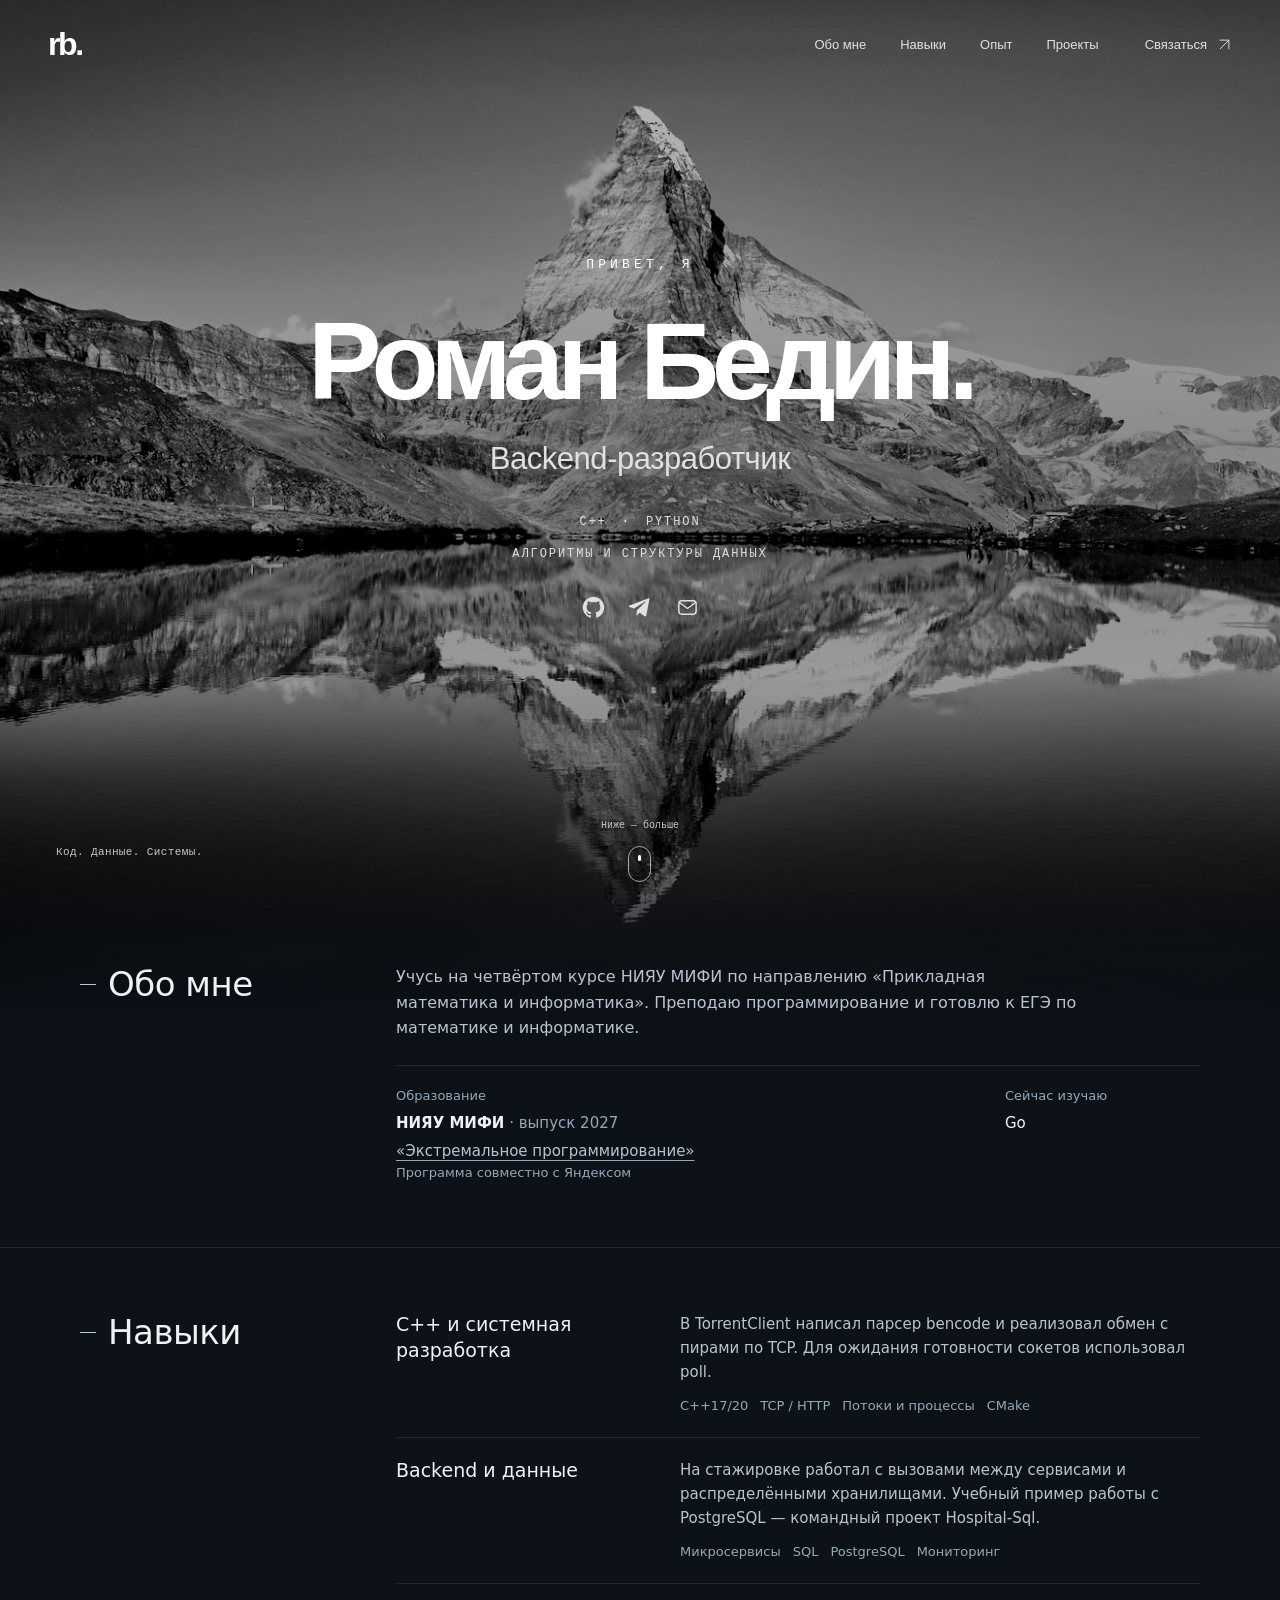
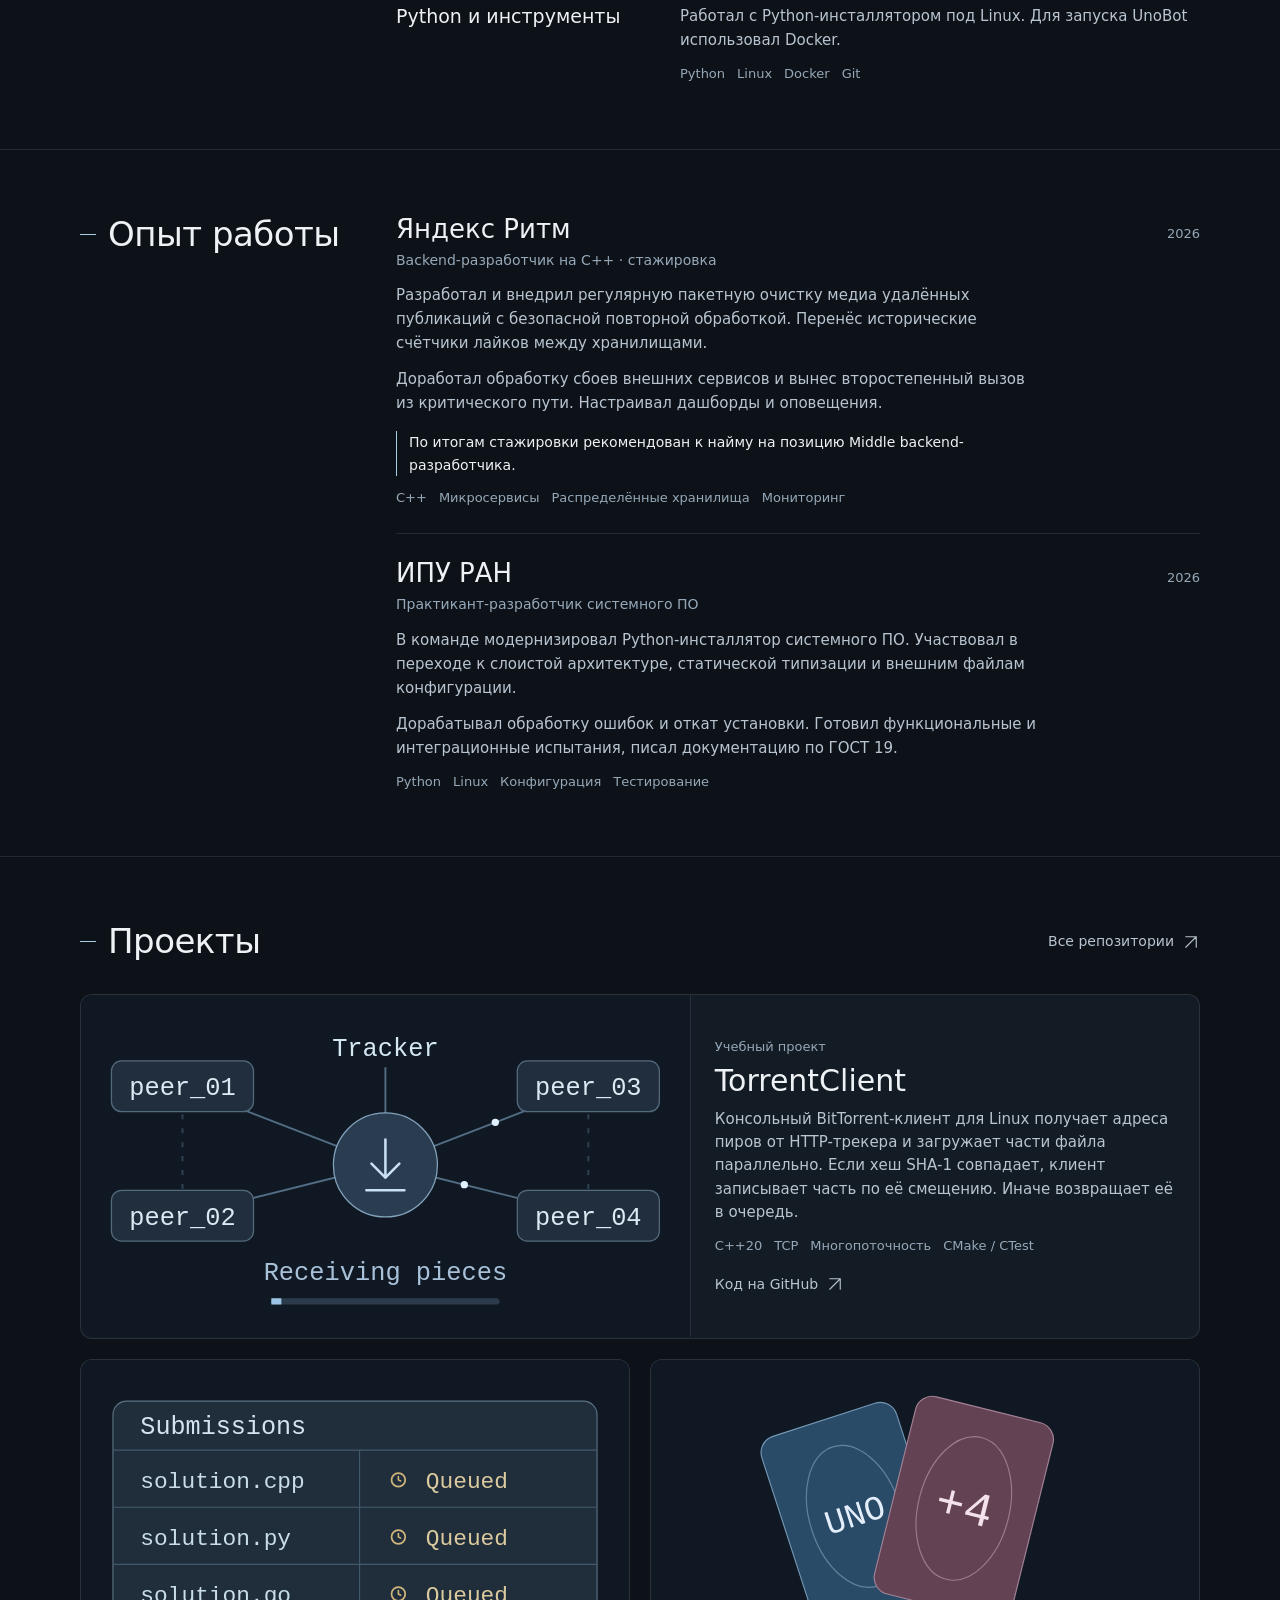
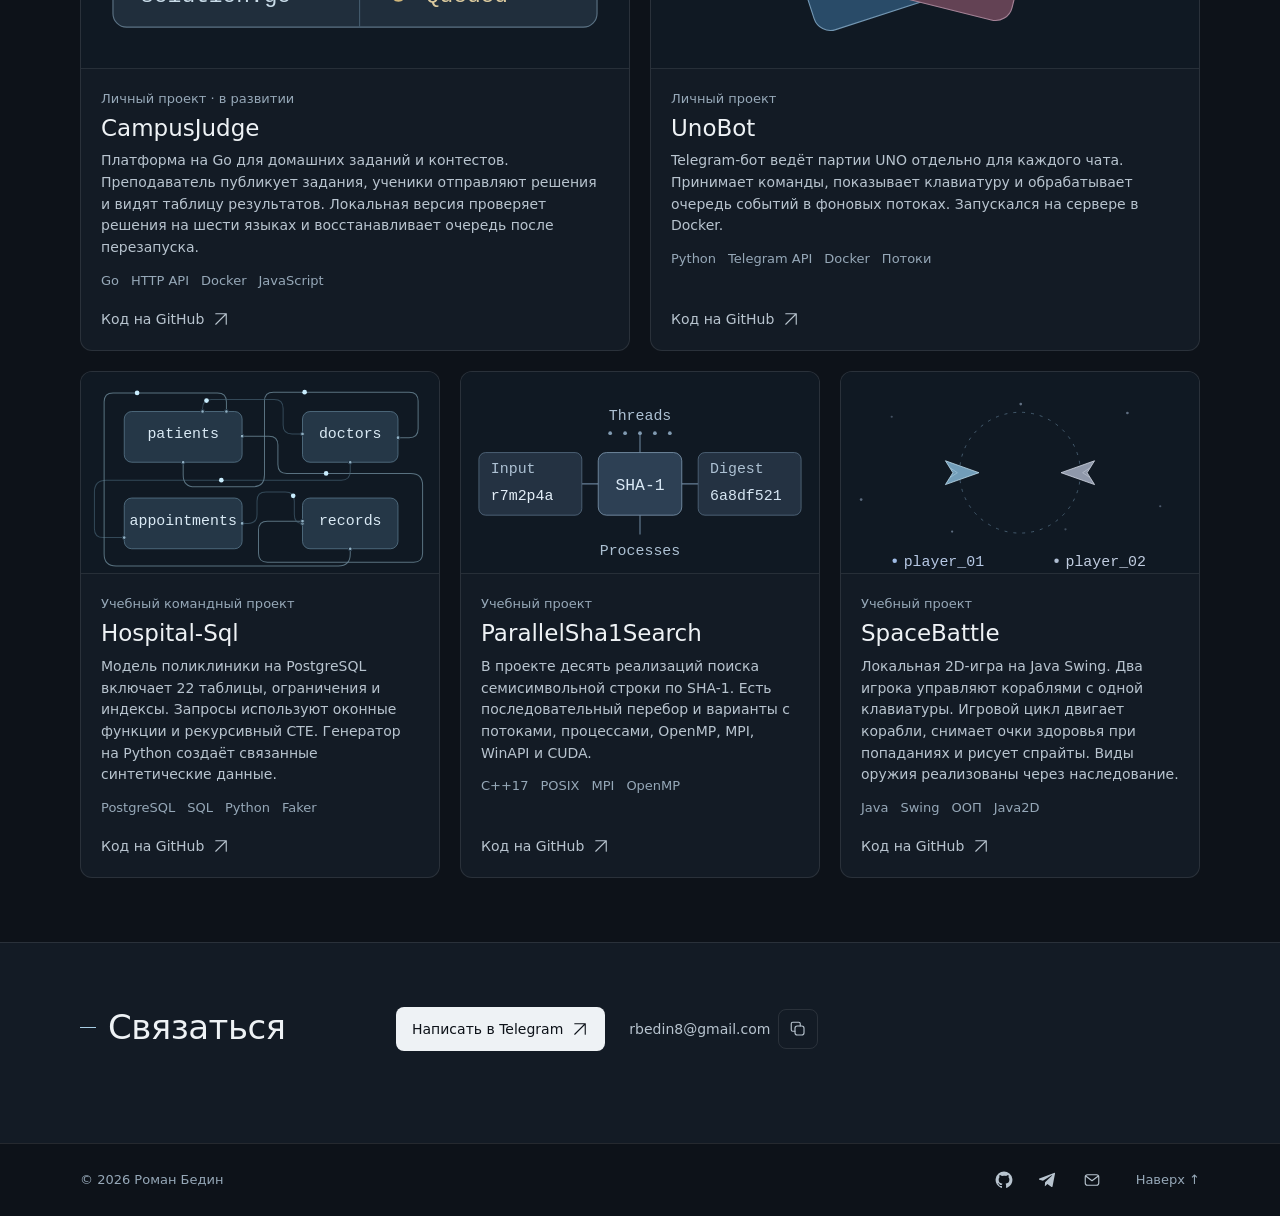
<file: index.html>
<!doctype html>
<html lang="ru">
  <head>
    <meta charset="utf-8" />
    <meta name="viewport" content="width=device-width, initial-scale=1" />
    <meta name="theme-color" content="#0d1219" />
    <meta name="description" content="Роман Бедин — backend-разработчик. Опыт в Яндекс Ритме, системное программирование и проекты на C++, Go и Python." />
    <title>Роман Бедин — Backend-разработчик</title>
    <link rel="icon" type="image/svg+xml" href="./assets/favicon.svg" />
    <link rel="preload" as="image" href="./assets/images/matterhorn-reflection.jpg" />
    <link rel="stylesheet" href="./styles.css?v=unslop-9" />
    <script type="module" src="./app.js?v=unslop-2"></script>
  </head>
  <body>
    <a class="skip-link" href="#about">Перейти к содержанию</a>
    <svg class="icon-library" xmlns="http://www.w3.org/2000/svg" aria-hidden="true">
      <symbol id="icon-arrow" viewBox="0 0 24 24"><path d="M5 19 19 5M5 5h14v14" /></symbol>
      <symbol id="icon-github" viewBox="0 0 24 24"><path fill="currentColor" stroke="none" d="M12 .8a11.2 11.2 0 0 0-3.54 21.83c.56.1.76-.24.76-.54v-2.1c-3.12.68-3.78-1.32-3.78-1.32-.51-1.3-1.25-1.65-1.25-1.65-1.02-.7.08-.68.08-.68 1.13.08 1.73 1.16 1.73 1.16 1 1.71 2.63 1.22 3.27.94.1-.73.39-1.22.71-1.5-2.49-.28-5.11-1.25-5.11-5.54 0-1.22.44-2.22 1.15-3-.12-.28-.5-1.42.11-2.96 0 0 .94-.3 3.08 1.15A10.7 10.7 0 0 1 12 6.2c.95 0 1.9.13 2.8.38 2.14-1.45 3.08-1.15 3.08-1.15.61 1.54.23 2.68.11 2.96.72.78 1.15 1.78 1.15 3 0 4.3-2.62 5.25-5.12 5.53.4.35.76 1.03.76 2.08v3.09c0 .3.2.65.77.54A11.2 11.2 0 0 0 12 .8Z" /></symbol>
      <symbol id="icon-telegram" viewBox="0 0 24 24"><path fill="currentColor" stroke="none" d="m21.4 3.2-3.3 17c-.25 1.2-.92 1.5-1.86.93l-5.04-3.72-2.43 2.34c-.27.27-.5.5-1.02.5l.36-5.13L17.45 6c.4-.36-.08-.56-.62-.2L5.3 13.1.35 11.55c-1.08-.34-1.1-1.08.23-1.6L19.9 2.5c.9-.33 1.7.2 1.5.7Z" /></symbol>
      <symbol id="icon-mail" viewBox="0 0 24 24"><rect x="3" y="5" width="18" height="14" rx="3" /><path d="m4 7 8 6 8-6" /></symbol>
      <symbol id="icon-copy" viewBox="0 0 24 24"><rect x="8" y="8" width="12" height="12" rx="3" /><path d="M15 8V5a2 2 0 0 0-2-2H5a2 2 0 0 0-2 2v8a2 2 0 0 0 2 2h3" /></symbol>
      <symbol id="icon-check" viewBox="0 0 24 24"><path d="m5 12 4 4L19 6" /></symbol>
    </svg>

    <header class="site-header">
      <div class="header-inner">
        <a class="wordmark" href="#home" aria-label="Роман Бедин — на главную">rb<span>.</span></a>
        <button class="menu-toggle" type="button" aria-expanded="false" aria-controls="site-nav" aria-label="Открыть меню"><span></span><span></span></button>
        <nav id="site-nav" class="site-nav" aria-label="Основная навигация">
          <a href="#about">Обо мне</a>
          <a href="#expertise">Навыки</a>
          <a href="#experience">Опыт</a>
          <a href="#projects">Проекты</a>
          <a class="nav-contact" href="#contact">Связаться <svg class="icon" aria-hidden="true"><use href="#icon-arrow" /></svg></a>
        </nav>
      </div>
    </header>

    <main>
      <section id="home" class="hero" aria-labelledby="hero-title">
        <div class="hero-content">
          <p class="eyebrow hero-eyebrow">Привет, я</p>
          <h1 id="hero-title">Роман Бедин<span class="hero-dot">.</span></h1>
          <p class="hero-role">Backend-разработчик</p>
          <ul class="hero-technologies" aria-label="Технологии и основы"><li>C++</li><li>Python</li><li>Алгоритмы и структуры данных</li></ul>
          <div class="social-links hero-socials" data-socials></div>
        </div>
        <div class="hero-bottom">
          <span class="hero-note">Код. Данные. Системы.</span>
          <a class="scroll-cue" href="#about"><span>Ниже — больше</span><span class="scroll-mouse" aria-hidden="true"><i></i></span></a>
        </div>
      </section>

      <section id="about" class="section" aria-labelledby="about-title">
        <div class="container section-frame">
          <h2 class="section-title" id="about-title">Обо мне</h2>
          <div>
            <div id="about-copy" class="body-copy"></div>
            <dl class="about-facts">
              <div>
                <dt>Образование</dt>
                <dd>
                  <strong>НИЯУ МИФИ</strong> <span class="fact-muted">· выпуск 2027</span>
                  <a class="education-program" href="https://icis.mephi.ru/about/programs/22-bach-prog-extreme-programming" target="_blank" rel="noopener noreferrer">«Экстремальное программирование»</a>
                  <span class="fact-muted">Программа совместно с Яндексом</span>
                </dd>
              </div>
              <div>
                <dt>Сейчас изучаю</dt>
                <dd>Go</dd>
              </div>
            </dl>
          </div>
        </div>
      </section>

      <section id="expertise" class="section" aria-labelledby="expertise-title">
        <div class="container section-frame">
          <h2 class="section-title" id="expertise-title">Навыки</h2>
          <div id="expertise-list" class="expertise-list"></div>
        </div>
      </section>

      <section id="experience" class="section" aria-labelledby="experience-title">
        <div class="container section-frame">
          <h2 class="section-title" id="experience-title">Опыт работы</h2>
          <div id="experience-list" class="experience-list"></div>
        </div>
      </section>

      <section id="projects" class="section" aria-labelledby="projects-title">
        <div class="container">
          <div class="section-heading">
            <h2 class="section-title" id="projects-title">Проекты</h2>
            <a class="text-link" href="https://github.com/lioiioiioil?tab=repositories" target="_blank" rel="noopener noreferrer">
              Все репозитории <svg class="icon" aria-hidden="true"><use href="#icon-arrow" /></svg>
            </a>
          </div>
          <div id="project-grid" class="project-grid"></div>
        </div>
      </section>

      <section id="contact" class="section contact-section" aria-labelledby="contact-title">
        <div class="container section-frame">
          <h2 class="section-title" id="contact-title">Связаться</h2>
          <div>
            <div class="contact-actions">
              <a id="telegram-contact" class="button button-primary" href="https://t.me/rbedin25" target="_blank" rel="noopener noreferrer">
                Написать в Telegram <svg class="icon" aria-hidden="true"><use href="#icon-arrow" /></svg>
              </a>
              <div class="email-contact">
                <a id="email-link" href="mailto:rbedin8@gmail.com">rbedin8@gmail.com</a>
                <button id="copy-email" class="icon-button" type="button" aria-label="Скопировать email" title="Скопировать email">
                  <svg class="icon" aria-hidden="true"><use href="#icon-copy" /></svg>
                </button>
              </div>
            </div>
            <p id="copy-status" class="copy-status" role="status" aria-live="polite"></p>
          </div>
        </div>
      </section>
    </main>

    <footer class="site-footer">
      <div class="container footer-inner">
        <p>© <span id="year">2026</span> Роман Бедин</p>
        <div class="social-links" data-socials></div>
        <a class="back-to-top" href="#home">Наверх ↑</a>
      </div>
    </footer>
    <noscript>
      <p class="noscript-message">Проекты доступны <a href="https://github.com/lioiioiioil?tab=repositories">на GitHub</a>. Для просмотра всех разделов включите JavaScript.</p>
    </noscript>
  </body>
</html>
</file>
<file: styles.css>
:root {
  color-scheme: dark;
  --bg: #0d1219;
  --surface: #131b25;
  --raised: #1a2531;
  --art: #101923;
  --text: #eef2f5;
  --secondary: #b8c4cf;
  --muted: #96a8b8;
  --accent: #a8cde4;
  --line: rgb(238 242 245 / 10%);
  --header-height: 88px;
  --gutter: 32px;
  --control-radius: 8px;
  --card-radius: 12px;
  --ease: cubic-bezier(.22, 1, .36, 1);
  --feedback: 160ms;
  font: 400 16px/1.6 system-ui, -apple-system, BlinkMacSystemFont, "Segoe UI", sans-serif;
}

* { box-sizing: border-box; }
html { scroll-behavior: smooth; scroll-padding-top: calc(var(--header-height) + 10px); }
body { margin: 0; color: var(--text); background: var(--bg); }
h1, h2, h3, p, dl, dd, ul { margin: 0; }
ul { padding: 0; list-style: none; }
h1, h2, h3 { font-weight: 500; }
a { color: inherit; text-decoration: none; }
button { font: inherit; color: inherit; cursor: pointer; }
button, a { touch-action: manipulation; }
svg { display: block; }
:focus-visible { outline: 2px solid var(--cover-accent, var(--accent)); outline-offset: 4px; }

.container {
  width: min(1120px, calc(100% - var(--gutter) * 2));
  margin-inline: auto;
}

.icon-library { position: absolute; width: 0; height: 0; overflow: hidden; }
.icon {
  width: 18px;
  height: 18px;
  flex: none;
  fill: none;
  stroke: currentColor;
  stroke-width: 1.5;
  stroke-linecap: round;
  stroke-linejoin: round;
}

.skip-link {
  position: fixed;
  z-index: 40;
  top: 8px;
  left: var(--gutter);
  padding: 8px 16px;
  border-radius: var(--control-radius);
  background: var(--text);
  color: var(--bg);
  transform: translateY(calc(-100% - 16px));
}
.skip-link:focus { transform: none; }

.site-header, .hero {
  --cover-accent: #fff;
  --cover-secondary: #e0e0e0;
  --cover-muted: #c8c8c8;
  --cover-font: -apple-system, BlinkMacSystemFont, "Segoe UI", sans-serif;
  color: var(--cover-accent);
  font-family: var(--cover-font);
  line-height: normal;
  -webkit-font-smoothing: antialiased;
}

.site-header {
  position: fixed;
  z-index: 30;
  inset: 0 0 auto;
  border-bottom: 1px solid transparent;
  transition: background-color .25s, border-color .25s;
}
.site-header.is-scrolled {
  background: rgb(13 18 25 / 92%);
  backdrop-filter: blur(20px);
  border-color: rgb(255 255 255 / 6%);
}
.header-inner {
  width: min(1320px, calc(100% - 96px));
  height: var(--header-height);
  margin-inline: auto;
  display: flex;
  align-items: center;
  justify-content: space-between;
}
.wordmark { font-size: 32px; font-weight: 750; line-height: 1; letter-spacing: -.075em; }
.wordmark span { color: var(--cover-accent); }
.site-nav { display: flex; align-items: center; gap: 34px; font-size: 13px; }
.site-nav a { color: var(--cover-secondary); transition: color .2s; }
.site-nav a:hover, .site-nav a[aria-current] { color: var(--cover-accent); }
.site-nav .nav-contact { display: flex; align-items: center; gap: 10px; margin-left: 12px; }
.nav-contact .icon { width: 15px; height: 15px; }
.menu-toggle { display: none; }

.hero {
  --cover-mono: "SFMono-Regular", Consolas, "Liberation Mono", monospace;
  position: relative;
  isolation: isolate;
  display: grid;
  place-items: center;
  min-height: 100svh;
  padding-block: var(--header-height);
  background: var(--bg);
}
.hero::before, .hero::after {
  content: "";
  position: absolute;
  inset: 0 0 calc(-1 * clamp(88px, 15svh, 152px));
  pointer-events: none;
}
.hero::before {
  z-index: -2;
  background: url("./assets/images/matterhorn-reflection.jpg") center 49% / cover no-repeat;
  filter: grayscale(1) brightness(1.14) contrast(1.18);
}
.hero::after {
  z-index: -1;
  background: linear-gradient(
    180deg,
    rgb(0 0 0 / 25%) 0%,
    rgb(0 0 0 / 46%) 44%,
    rgb(0 0 0 / 40%) 65%,
    rgb(0 0 0 / 54%) 80%,
    var(--bg) 100%
  );
}
.hero-content { margin: -26px 24px 0; text-align: center; }
.hero-eyebrow {
  margin-bottom: 24px;
  color: var(--cover-accent);
  font: 500 13px/1.5 var(--cover-mono);
  letter-spacing: .32em;
  text-transform: uppercase;
}
.hero h1 {
  font-size: clamp(64px, 8.6vw, 118px);
  font-weight: 570;
  letter-spacing: -.065em;
  line-height: 1.12;
}
.hero-dot { color: var(--cover-accent); }
.hero-role {
  margin-top: 19px;
  color: var(--cover-secondary);
  font-size: clamp(21px, 2.5vw, 31px);
  font-weight: 350;
  letter-spacing: -.015em;
}
.hero-technologies {
  display: flex;
  flex-wrap: wrap;
  align-items: center;
  justify-content: center;
  row-gap: 12px;
  margin-top: 35px;
  color: var(--cover-secondary);
  font: 12px/1.7 var(--cover-mono);
  letter-spacing: .16em;
  text-transform: uppercase;
}
.hero-technologies li:nth-child(2)::before { content: "·"; margin-inline: 15px; color: var(--cover-accent); }
.hero-technologies li:last-child { flex-basis: 100%; }

.hero .hero-socials { justify-content: center; gap: 24px; margin: 31px 0 0; }
.hero-socials .social-link {
  display: inline-flex;
  width: auto;
  height: auto;
  margin: -7px;
  padding: 7px;
  color: var(--cover-secondary);
  transition: color .2s, transform .2s;
}
.hero-socials .social-link:hover { color: var(--cover-accent); transform: translateY(-3px); }
.hero-socials .icon { width: 23px; height: 23px; }

.hero-bottom { position: absolute; inset: auto 56px 18px; }
.hero-note {
  position: absolute;
  bottom: 24px;
  color: var(--cover-muted);
  font: 11px var(--cover-mono);
  letter-spacing: .035em;
}
.scroll-cue {
  width: fit-content;
  margin-inline: auto;
  display: flex;
  flex-direction: column;
  align-items: center;
  gap: 15px;
  color: var(--cover-muted);
  font: 10px var(--cover-mono);
}
.scroll-mouse {
  display: flex;
  justify-content: center;
  width: 23px;
  height: 36px;
  border: 1px solid rgb(255 255 255 / 62%);
  border-radius: 14px;
}
.scroll-mouse i {
  width: 3px;
  height: 6px;
  margin-top: 8px;
  border-radius: 2px;
  background: var(--cover-accent);
  animation: scroll-dot 2s infinite;
}
@keyframes scroll-dot {
  0%, 100% { transform: translateY(0); opacity: .5; }
  50% { transform: translateY(7px); opacity: 1; }
}

.contact-actions {
  display: flex;
  flex-wrap: wrap;
  align-items: center;
  gap: 16px 24px;
}

.button, .text-link, .icon-button {
  display: inline-flex;
  align-items: center;
  gap: 8px;
  font-size: 14px;
  font-weight: 500;
  transition: color var(--feedback) var(--ease), background-color var(--feedback) var(--ease);
}

.button {
  justify-content: center;
  min-height: 44px;
  padding: 8px 16px;
  border-radius: var(--control-radius);
}

.button-primary { background: var(--text); color: var(--bg); }
.button-primary:hover { background: var(--accent); }
.button[aria-disabled="true"] { background: var(--surface); color: var(--muted); cursor: default; }
.text-link { min-height: 40px; color: var(--secondary); }
.text-link:hover, .education-program:hover, .email-contact a:hover { color: var(--accent); }

.section { padding-block: 64px; }
.section + .section { border-top: 1px solid var(--line); }
#about { position: relative; }

.section-frame {
  display: grid;
  grid-template-columns: minmax(160px, 1fr) minmax(0, 3fr);
  gap: 48px;
  align-items: start;
}
.section-title {
  display: flex;
  align-items: center;
  gap: 12px;
  font-size: 34px;
  line-height: 1.2;
  letter-spacing: -.015em;
}
.section-title::before {
  content: "";
  flex: 0 0 16px;
  height: 1px;
  background: var(--accent);
}
.section-heading {
  display: flex;
  justify-content: space-between;
  align-items: center;
  gap: 16px;
  margin-bottom: 32px;
}

.body-copy, .expertise-body > p, .experience-copy, .project-description {
  color: var(--secondary);
  max-width: 68ch;
}
.body-copy p + p { margin-top: 12px; }

.about-facts {
  display: grid;
  grid-template-columns: minmax(0, 3fr) minmax(0, 1fr);
  gap: 24px;
  margin-top: 24px;
  padding-top: 20px;
  border-top: 1px solid var(--line);
}
.about-facts dt { margin-bottom: 4px; color: var(--muted); font-size: 13px; }
.about-facts dd { font-size: 15px; }
.about-facts strong { font-weight: 600; }
.fact-muted { color: var(--muted); }
.education-program {
  display: block;
  width: fit-content;
  margin-top: 4px;
  color: var(--secondary);
  text-decoration: underline;
  text-decoration-color: var(--muted);
  text-underline-offset: 4px;
}
.education-program + .fact-muted { display: block; font-size: 13px; }

.expertise-item {
  display: grid;
  grid-template-columns: minmax(0, 1fr) minmax(0, 2fr);
  gap: 24px;
  padding-block: 20px;
  border-bottom: 1px solid var(--line);
}
.expertise-item:first-child { padding-top: 0; }
.expertise-item:last-child { padding-bottom: 0; border-bottom: 0; }
.expertise-item h3 { font-size: 19px; line-height: 1.35; }
.expertise-body > p, .experience-copy { font-size: 15px; }

.tags {
  display: flex;
  flex-wrap: wrap;
  gap: 4px 12px;
  margin-top: 12px;
  color: var(--muted);
  font-size: 13px;
}

.experience-item + .experience-item {
  margin-top: 24px;
  padding-top: 24px;
  border-top: 1px solid var(--line);
}
.experience-top { display: flex; align-items: baseline; justify-content: space-between; gap: 16px; }
.experience-top h3 { font-size: 26px; line-height: 1.2; }
.experience-year { color: var(--muted); font-size: 13px; font-variant-numeric: tabular-nums; }
.experience-role { margin-top: 4px; color: var(--muted); font-size: 14px; }
.experience-copy { margin-top: 12px; }
.experience-highlight {
  max-width: 68ch;
  margin-top: 16px;
  padding-left: 12px;
  border-left: 1px solid var(--accent);
  color: var(--text);
  font-size: 14px;
}

.project-grid {
  display: grid;
  grid-template-columns: repeat(2, minmax(0, 1fr));
  gap: 20px;
}
.project-card {
  min-width: 0;
  display: grid;
  grid-template-rows: auto 1fr;
  border: 1px solid var(--line);
  border-radius: var(--card-radius);
  background: var(--surface);
  transition: background-color var(--feedback) var(--ease), border-color var(--feedback) var(--ease);
}
.project-card:hover, .project-card.is-animating {
  background: var(--raised);
  border-color: rgb(168 205 228 / 32%);
}
.project-art {
  min-width: 0;
  display: grid;
  align-content: center;
  overflow: hidden;
  container: project-art / inline-size;
  border-radius: calc(var(--card-radius) - 1px) calc(var(--card-radius) - 1px) 0 0;
  border-bottom: 1px solid var(--line);
  background: var(--art);
}
.project-visual { width: 100%; height: auto; }
.database-still-packets { display: none; }
@container project-art (max-width: 360px) {
  .project-visual-detail { display: none; }
}
.project-body {
  min-width: 0;
  display: flex;
  flex-direction: column;
  padding: 20px;
}
.project-kind { color: var(--muted); font-size: 13px; }
.project-heading {
  margin-top: 4px;
  overflow-wrap: anywhere;
  font-size: 23px;
  line-height: 1.25;
}
.project-description { margin-top: 8px; font-size: 14px; line-height: 1.55; }
.project-body .tags { padding-bottom: 16px; }
.project-link {
  display: inline-flex;
  align-items: center;
  align-self: flex-start;
  gap: 8px;
  margin-top: auto;
  color: var(--secondary);
  font-size: 14px;
}
.project-card:hover .project-link, .project-card:focus-visible .project-link { color: var(--accent); }
.project-featured { grid-column: 1 / -1; }
.project-featured .project-heading { font-size: 30px; }
.project-featured .project-description { font-size: 15px; }

@media (min-width: 761px) {
  .project-featured { grid-template-columns: 1.2fr 1fr; grid-template-rows: 1fr; }
  .project-featured .project-art {
    border-radius: calc(var(--card-radius) - 1px) 0 0 calc(var(--card-radius) - 1px);
    border-right: 1px solid var(--line);
    border-bottom: 0;
  }
  .project-featured .project-body { justify-content: center; padding: 24px; }
  .project-featured .project-link { margin-top: 0; }
}

@media (min-width: 1040px) {
  .project-grid { grid-template-columns: repeat(6, minmax(0, 1fr)); }
  .project-card { grid-column: span 2; }
  .project-judge, .project-uno { grid-column: span 3; }
  .project-featured { grid-column: 1 / -1; }
}

.contact-section { background: var(--surface); }
.email-contact { display: flex; align-items: center; gap: 8px; min-width: 0; }
.email-contact a { overflow-wrap: anywhere; color: var(--secondary); font-size: 14px; }
.icon-button {
  flex: none;
  width: 40px;
  height: 40px;
  justify-content: center;
  padding: 0;
  border: 1px solid var(--line);
  border-radius: var(--control-radius);
  background: transparent;
  color: var(--secondary);
}
.icon-button:hover { background: var(--raised); color: var(--accent); }
.icon-button[hidden] { display: none; }
.copy-status { min-height: 20px; margin-top: 8px; color: var(--accent); font-size: 13px; }

.site-footer { border-top: 1px solid var(--line); }
.footer-inner {
  min-height: 72px;
  display: flex;
  align-items: center;
  flex-wrap: wrap;
  gap: 8px 24px;
  padding-block: 12px;
  color: var(--muted);
  font-size: 13px;
}
.social-links { display: flex; gap: 4px; margin-left: auto; }
.social-link {
  display: grid;
  width: 40px;
  height: 40px;
  place-items: center;
  color: var(--secondary);
  transition: color var(--feedback) var(--ease);
}
.social-link:hover, .back-to-top:hover { color: var(--accent); }
.noscript-message { padding: 16px var(--gutter); background: var(--surface); color: var(--secondary); }
.noscript-message a { text-decoration: underline; }

@media (max-width: 960px) {
  .section-frame { grid-template-columns: minmax(144px, 1fr) minmax(0, 3fr); gap: 32px; }
  .section-title { font-size: 30px; }
}

@media (max-width: 760px) {
  :root { --gutter: 20px; }
  .section { padding-block: 48px; }
  .section-frame { grid-template-columns: 1fr; gap: 24px; }
  .section-title { font-size: 28px; }
  .section-title::before { flex-basis: 12px; }
  .section-heading { align-items: flex-start; flex-direction: column; gap: 4px; margin-bottom: 24px; }
  .about-facts { grid-template-columns: minmax(0, 1fr); gap: 16px; }
  .expertise-item { grid-template-columns: 1fr; gap: 8px; }
  .experience-top h3 { font-size: 23px; }
  .project-grid { grid-template-columns: minmax(0, 1fr); gap: 16px; }
  .project-featured .project-heading { font-size: 26px; }
  .footer-inner { gap: 4px 12px; }
}

@media (min-width: 1600px) {
  .hero-content { margin-top: -40px; }
}

@media (max-width: 1000px) {
  .header-inner { width: calc(100% - 64px); }
  .site-nav { gap: 23px; }
  .hero-bottom { inset-inline: 36px; }
}

@media (max-width: 700px) {
  :root { --header-height: 74px; }
  .header-inner { width: calc(100% - 44px); }
  .wordmark { font-size: 30px; }
  .menu-toggle {
    display: flex;
    width: 44px;
    height: 44px;
    margin-right: -10px;
    padding: 0;
    align-items: center;
    justify-content: center;
    flex-direction: column;
    gap: 6px;
    background: transparent;
    border: 0;
  }
  .menu-toggle span { width: 21px; height: 1px; background: var(--cover-accent); transition: transform .2s; }
  .menu-toggle[aria-expanded="true"] span:first-child { transform: translateY(3.5px) rotate(45deg); }
  .menu-toggle[aria-expanded="true"] span:last-child { transform: translateY(-3.5px) rotate(-45deg); }
  .site-nav {
    display: none;
    position: absolute;
    inset: var(--header-height) 0 auto;
    padding: 15px 22px 25px;
    background: var(--bg);
    border-bottom: 1px solid var(--line);
    flex-direction: column;
    align-items: stretch;
    gap: 0;
  }
  .site-nav.is-open { display: flex; }
  .site-nav a { padding: 14px 0; font-size: 15px; }
  .site-nav .nav-contact { margin-left: 0; margin-top: 7px; }
  .hero-content { width: calc(100% - 40px); margin: -15px auto 0; }
  .hero h1 { font-size: clamp(43px, 10.6vw, 72px); }
  .hero-eyebrow { font-size: 11px; margin-bottom: 23px; }
  .hero-role { font-size: 19px; margin-top: 17px; }
  .hero-technologies { font-size: 10px; margin-top: 29px; }
  .hero-technologies li:nth-child(2)::before { margin-inline: 10px; }
  .hero .hero-socials { margin-top: 29px; gap: 28px; }
  .hero-socials .icon { width: 22px; height: 22px; }
  .hero-bottom { inset: auto 23px 10px; }
  .hero-note { display: none; }
  .scroll-cue { gap: 11px; font-size: 9px; }
  .scroll-mouse { width: 21px; height: 32px; }
}

@media (max-width: 360px) {
  :root { --gutter: 16px; }
  .hero h1 { font-size: 38px; }
  .hero-role { font-size: 17px; }
  .project-body { padding: 16px; }
  .social-links { margin-left: 0; }
}

@media (prefers-reduced-motion: reduce) {
  html { scroll-behavior: auto; }
  .scroll-mouse i { animation: none; }
  *, *::before, *::after { transition: none !important; }
  .database-live-packets { display: none; }
  .database-still-packets { display: inline; }
}
</file>
